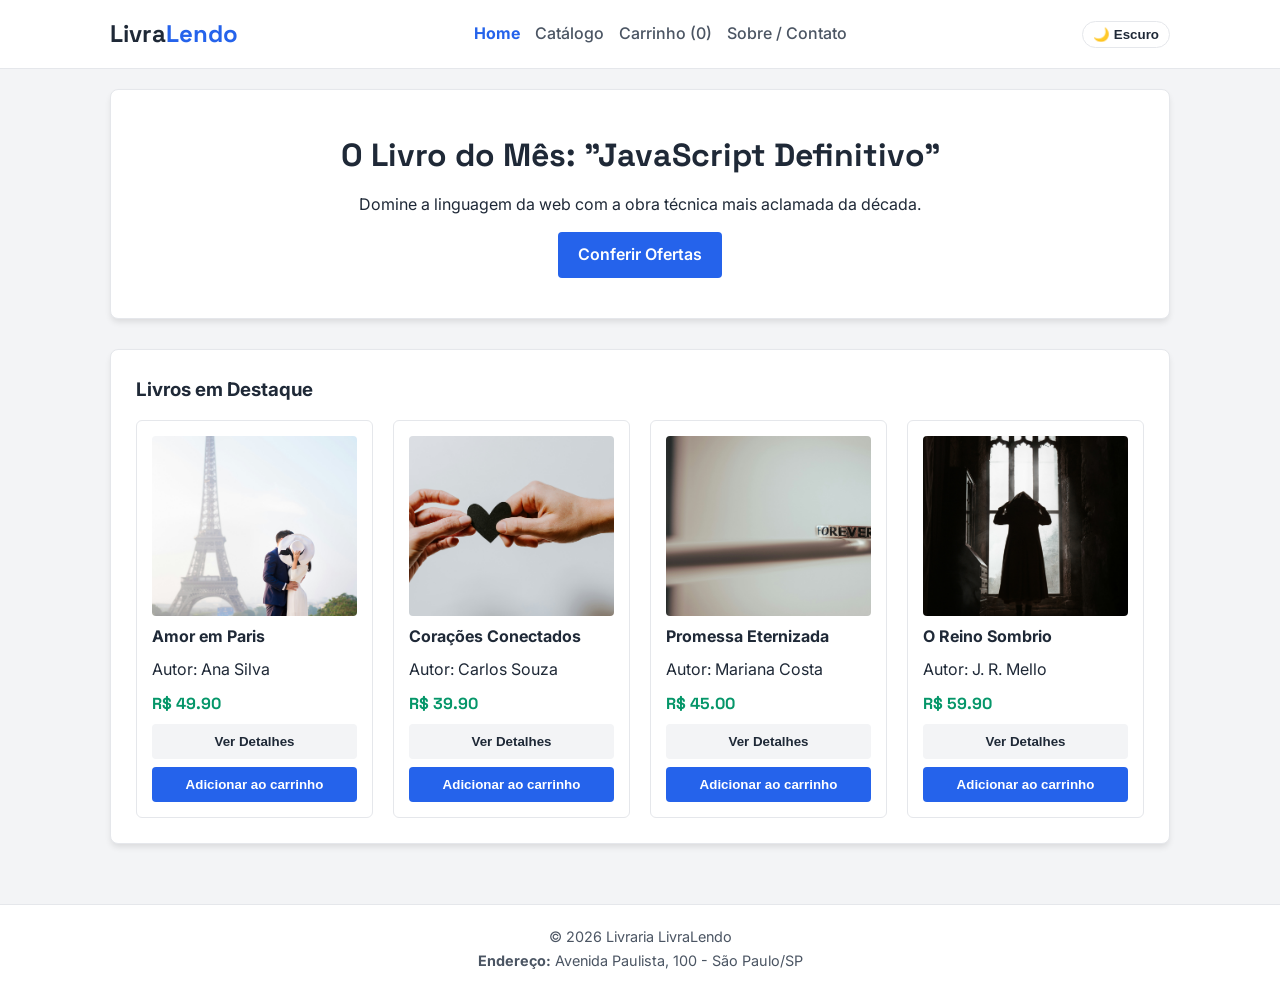
<file: index.html>
<!doctype html>
<html lang="pt-BR">
  <head>
    <meta charset="UTF-8" />
    <meta name="viewport" content="width=device-width, initial-scale=1.0" />
    <title>Livraria LivraLendo - Home</title>

    <link
      href="https://fonts.googleapis.com/css2?family=Inter:wght@400;500;600;700&family=Space+Grotesk:wght@600;700&display=swap"
      rel="stylesheet"
    />
    <link rel="stylesheet" href="style.css" />
  </head>
  <body>
    <header class="main-header">
      <div class="header-container">
        <h1 class="brand-title">Livra<span>Lendo</span></h1>
        <nav class="main-nav">
          <a href="index.html" class="nav-link ativo">Home</a>
          <a href="catalogo.html" class="nav-link">Catálogo</a>
          <a href="carrinho.html" class="nav-link"
            >Carrinho (<span id="contadorCarrinho">0</span>)</a
          >
          <a href="contato.html" class="nav-link">Sobre / Contato</a>
        </nav>

        <button id="themeBtn" class="theme-btn">🌙 Escuro</button>
      </div>
    </header>

    <main>
      <section class="hero">
        <article>
          <h2>O Livro do Mês: "JavaScript Definitivo"</h2>
          <p>
            Domine a linguagem da web com a obra técnica mais aclamada da
            década.
          </p>
          <a href="catalogo.html" class="btn-hero">Conferir Ofertas</a>
        </article>
      </section>

      <section class="card">
        <h3>Livros em Destaque</h3>
        <div id="vitrineDestaques" class="grid"></div>
      </section>
    </main>

    <footer>
      <div class="footer">
        <p>&copy; 2026 Livraria LivraLendo</p>
        <p><strong>Endereço:</strong> Avenida Paulista, 100 - São Paulo/SP</p>
      </div>
    </footer>

    <div id="modalDetalhes" class="modal hidden">
      <div class="modal-content">
        <button class="close-btn" onclick="fecharModal()">&times;</button>
        <div id="conteudoModal"></div>
      </div>
    </div>

    <script src="script.js"></script>
  </body>
</html>
</file>
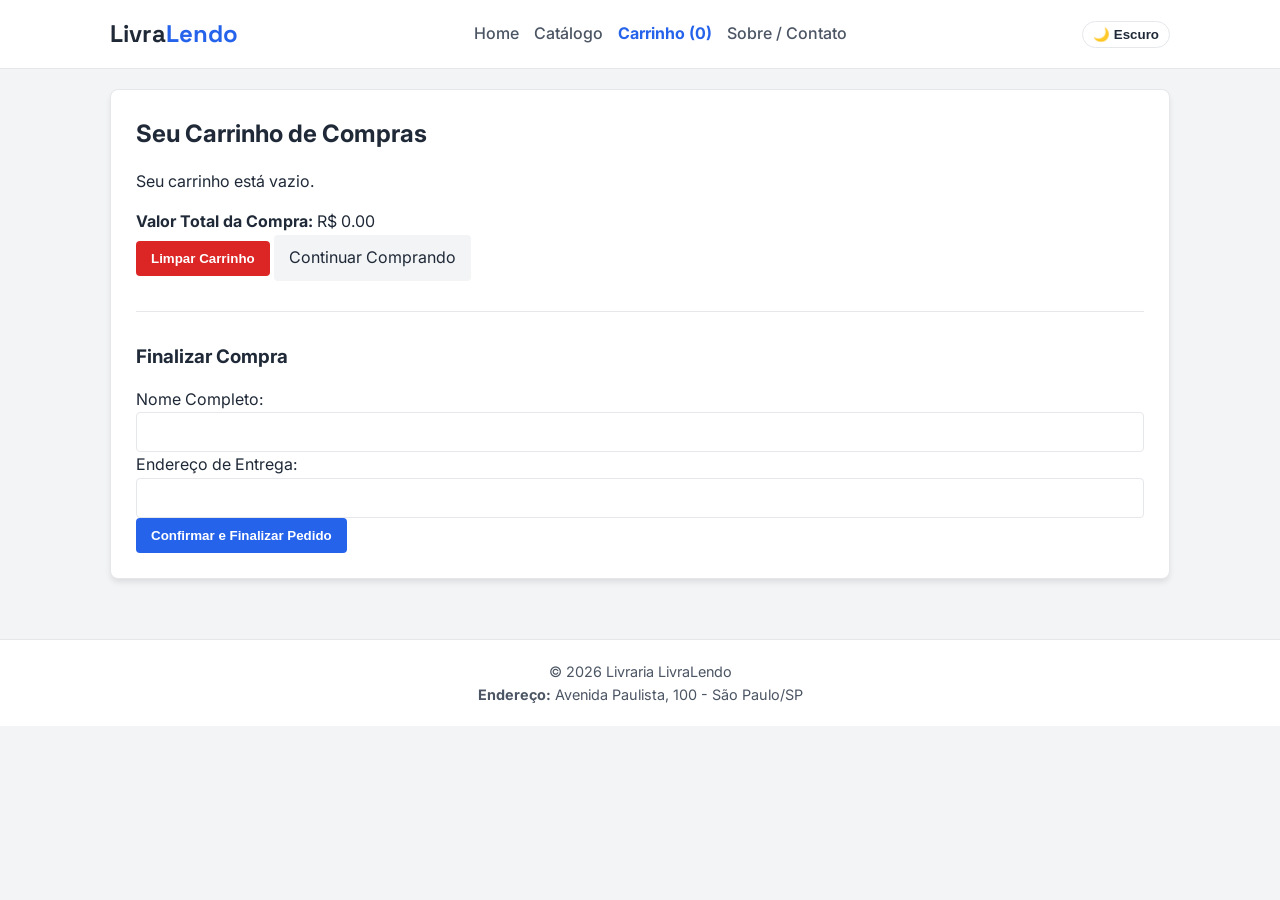
<file: carrinho.html>
<!doctype html>
<html lang="pt-BR">
  <head>
    <meta charset="UTF-8" />
    <meta name="viewport" content="width=device-width, initial-scale=1.0" />
    <title>Livraria LivraLendo - Carrinho</title>
    <link
      href="https://fonts.googleapis.com/css2?family=Inter:wght@400;500;600;700&family=Space+Grotesk:wght@600;700&display=swap"
      rel="stylesheet"
    />
    <link rel="stylesheet" href="style.css" />
  </head>
  <body>
    <header class="main-header">
      <div class="header-container">
        <h1 class="brand-title">Livra<span>Lendo</span></h1>
        <nav class="main-nav">
          <a href="index.html" class="nav-link">Home</a>
          <a href="catalogo.html" class="nav-link">Catálogo</a>
          <a href="carrinho.html" class="nav-link ativo"
            >Carrinho (<span id="contadorCarrinho">0</span>)</a
          >
          <a href="contato.html" class="nav-link">Sobre / Contato</a>
        </nav>
        <button id="themeBtn" class="theme-btn">🌙 Escuro</button>
      </div>
    </header>

    <main>
      <section class="card">
        <h2>Seu Carrinho de Compras</h2>
        <div id="itensCarrinho"></div>

        <div class="carrinho-opcoes">
          <p>
            <strong>Valor Total da Compra:</strong> R$
            <span id="total">0.00</span>
          </p>
          <button id="btnLimparCarrinho" class="danger">Limpar Carrinho</button>
          <a href="catalogo.html" class="btn-secundario">Continuar Comprando</a>
        </div>

        <hr />

        <h3>Finalizar Compra</h3>
        <form id="formCheckout">
          <label for="nomeComprador">Nome Completo:</label>
          <input type="text" id="nomeComprador" required />

          <label for="enderecoComprador">Endereço de Entrega:</label>
          <input type="text" id="enderecoComprador" required />

          <button type="submit">Confirmar e Finalizar Pedido</button>
          <span id="feedbackCheckout" class="feedback"></span>
        </form>
      </section>
    </main>

    <footer>
      <div class="footer">
        <p>&copy; 2026 Livraria LivraLendo</p>
        <p><strong>Endereço:</strong> Avenida Paulista, 100 - São Paulo/SP</p>
      </div>
    </footer>

    <script src="script.js"></script>
  </body>
</html>
</file>
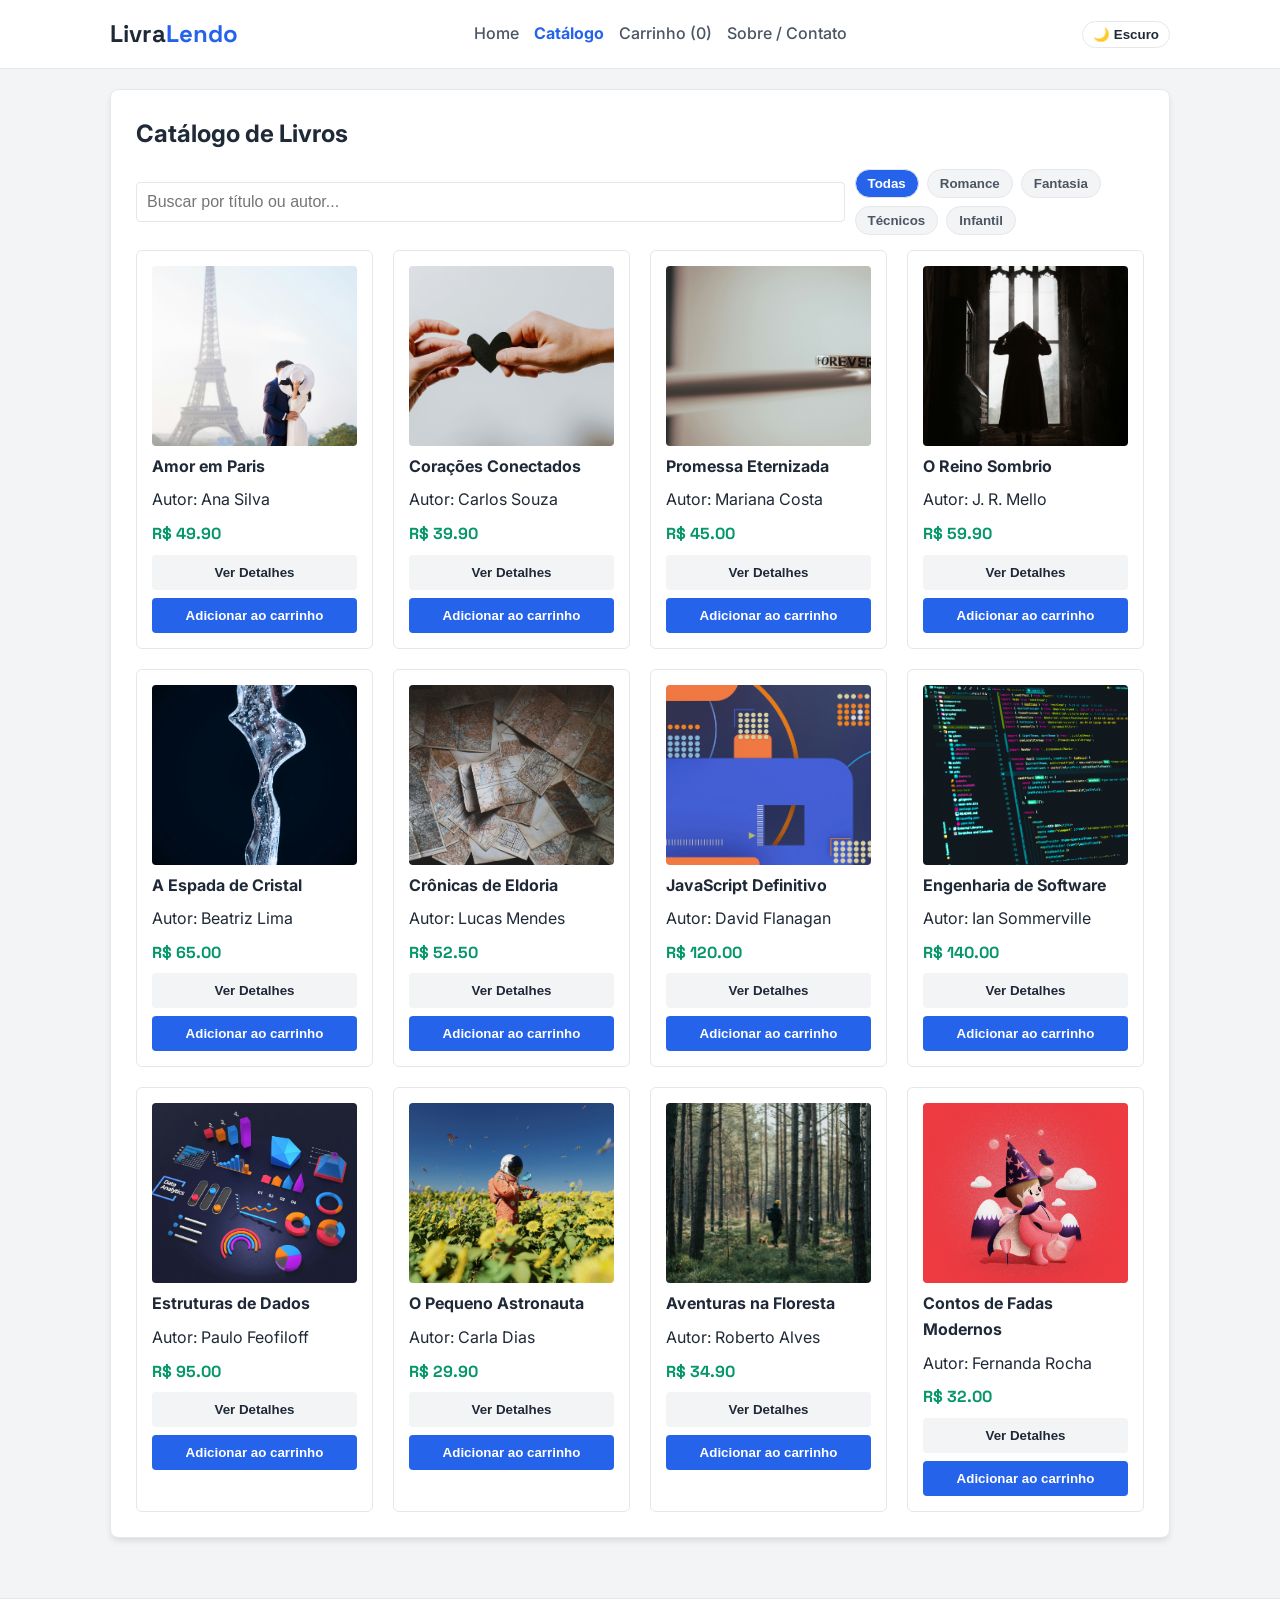
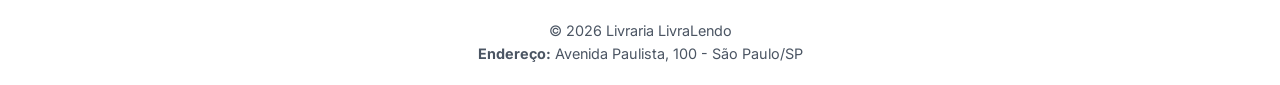
<file: catalogo.html>
<!doctype html>
<html lang="pt-BR">
  <head>
    <meta charset="UTF-8" />
    <meta name="viewport" content="width=device-width, initial-scale=1.0" />
    <title>Livraria LivraLendo - Catálogo</title>
    <link
      href="https://fonts.googleapis.com/css2?family=Inter:wght@400;500;600;700&family=Space+Grotesk:wght@600;700&display=swap"
      rel="stylesheet"
    />
    <link rel="stylesheet" href="style.css" />
  </head>
  <body>
    <header class="main-header">
      <div class="header-container">
        <h1 class="brand-title">Livra<span>Lendo</span></h1>
        <nav class="main-nav">
          <a href="index.html" class="nav-link">Home</a>
          <a href="catalogo.html" class="nav-link ativo">Catálogo</a>
          <a href="carrinho.html" class="nav-link"
            >Carrinho (<span id="contadorCarrinho">0</span>)</a
          >
          <a href="contato.html" class="nav-link">Sobre / Contato</a>
        </nav>
        <button id="themeBtn" class="theme-btn">🌙 Escuro</button>
      </div>
    </header>

    <main>
      <section class="card">
        <h2>Catálogo de Livros</h2>

        <div class="controles-catalogo">
          <input
            type="text"
            id="inputBusca"
            placeholder="Buscar por título ou autor..."
          />
          <div id="filtrosCategoria" class="categorias-btns">
            <button class="cat-btn ativo" data-cat="todos">Todas</button>
            <button class="cat-btn" data-cat="Romance">Romance</button>
            <button class="cat-btn" data-cat="Fantasia">Fantasia</button>
            <button class="cat-btn" data-cat="Técnicos">Técnicos</button>
            <button class="cat-btn" data-cat="Infantil">Infantil</button>
          </div>
        </div>

        <div id="listaProdutos" class="grid"></div>
      </section>
    </main>

    <footer>
      <div class="footer">
        <p>&copy; 2026 Livraria LivraLendo</p>
        <p><strong>Endereço:</strong> Avenida Paulista, 100 - São Paulo/SP</p>
      </div>
    </footer>

    <div id="modalDetalhes" class="modal hidden">
      <div class="modal-content">
        <button class="close-btn" onclick="fecharModal()">&times;</button>
        <div id="conteudoModal"></div>
      </div>
    </div>

    <script src="script.js"></script>
  </body>
</html>
</file>
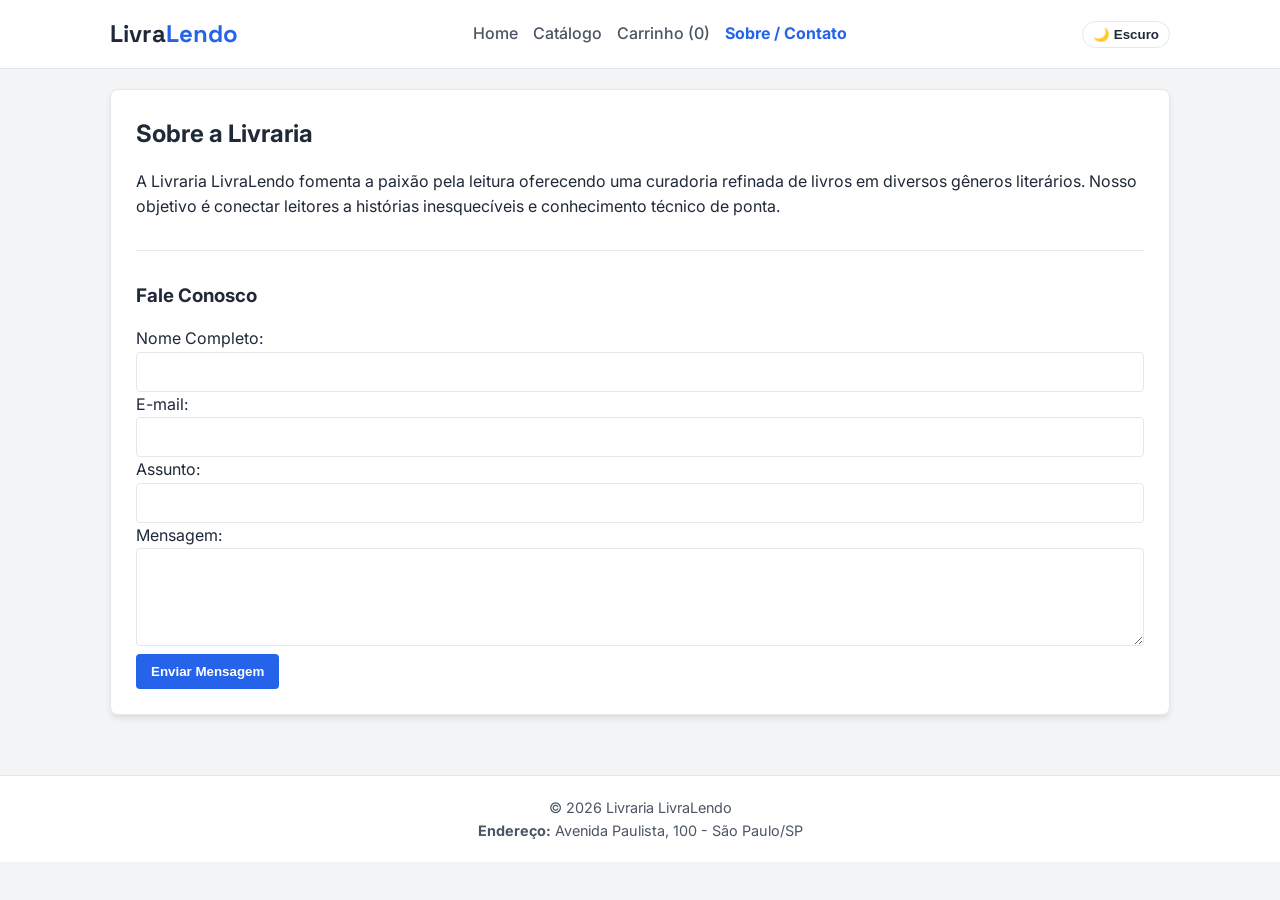
<file: contato.html>
<!doctype html>
<html lang="pt-BR">
  <head>
    <meta charset="UTF-8" />
    <meta name="viewport" content="width=device-width, initial-scale=1.0" />
    <title>Livraria LivraLendo - Contato</title>
    <link
      href="https://fonts.googleapis.com/css2?family=Inter:wght@400;500;600;700&family=Space+Grotesk:wght@600;700&display=swap"
      rel="stylesheet"
    />
    <link rel="stylesheet" href="style.css" />
  </head>
  <body>
    <header class="main-header">
      <div class="header-container">
        <h1 class="brand-title">Livra<span>Lendo</span></h1>
        <nav class="main-nav">
          <a href="index.html" class="nav-link">Home</a>
          <a href="catalogo.html" class="nav-link">Catálogo</a>
          <a href="carrinho.html" class="nav-link"
            >Carrinho (<span id="contadorCarrinho">0</span>)</a
          >
          <a href="contato.html" class="nav-link ativo">Sobre / Contato</a>
        </nav>
        <button id="themeBtn" class="theme-btn">🌙 Escuro</button>
      </div>
    </header>

    <main>
      <section class="card">
        <h2>Sobre a Livraria</h2>
        <p>
          A Livraria LivraLendo fomenta a paixão pela leitura oferecendo uma
          curadoria refinada de livros em diversos gêneros literários. Nosso
          objetivo é conectar leitores a histórias inesquecíveis e conhecimento
          técnico de ponta.
        </p>

        <hr />

        <h3>Fale Conosco</h3>

        <form id="formContato">
          <label for="nome">Nome Completo:</label>
          <input type="text" id="nome" required />

          <label for="email">E-mail:</label>
          <input type="email" id="email" required />

          <label for="assunto">Assunto:</label>
          <input type="text" id="assunto" required />

          <label for="mensagem">Mensagem:</label>
          <textarea id="mensagem" rows="4" required></textarea>

          <button type="submit">Enviar Mensagem</button>
          <span id="feedbackContato" class="feedback"></span>
        </form>
      </section>
    </main>

    <footer>
      <div class="footer">
        <p>&copy; 2026 Livraria LivraLendo</p>
        <p><strong>Endereço:</strong> Avenida Paulista, 100 - São Paulo/SP</p>
      </div>
    </footer>

    <script src="script.js"></script>
  </body>
</html>
</file>
<file: style.css>
/* ==========================================================================
    VARIÁVEIS GLOBAIS, SISTEMA DE DESIGN E TEMAS (CLARO/ESCURO)
   ========================================================================== */
:root {
  --paper: #ffffff;
  --ink: #1f2937;
  --slate: #4b5563;
  --mist: #f3f4f6;
  --line: #e5e7eb;
  --accent: #2563eb;
  --price: #059669;
  --star: #f59e0b;
  --danger: #dc2626;
  --shadow: 0 4px 6px -1px rgba(0, 0, 0, 0.1);
  --font-serif: "Space Grotesk", sans-serif;
  --font-sans: "Inter", sans-serif;
}

[data-theme="dark"] {
  --paper: #1f2937;
  --ink: #f9fafb;
  --slate: #9ca3af;
  --mist: #111827;
  --line: #374151;
}

/* ==========================================================================
    RESET E ESTILOS BASE
   ========================================================================== */
* {
  box-sizing: border-box;
  margin: 0;
  padding: 0;
}

body {
  background-color: var(--mist);
  color: var(--ink);
  font-family: var(--font-sans);
  line-height: 1.6;
  transition:
    background-color 0.3s,
    color 0.3s;
}

main {
  max-width: 1100px;
  margin: 0 auto;
  padding: 20px;
  display: flex;
  flex-direction: column;
  gap: 30px;
}

hr {
  border: 0;
  border-top: 1px solid var(--line);
  margin: 15px 0;
}

/* ==========================================================================
    ESTADOS DE FOCO E HOVER 
   ========================================================================== */
.nav-link:hover,
button:hover,
.cat-btn:hover {
  opacity: 0.85;
}

button:focus,
input:focus,
textarea:focus {
  outline: 2px solid var(--accent);
  outline-offset: 2px;
}

/* ==========================================================================
     CABEÇALHO, NAVEGAÇÃO E TEMA
   ========================================================================== */
.main-header {
  background: var(--paper);
  border-bottom: 1px solid var(--line);
  position: sticky;
  top: 0;
  z-index: 100;
}

.header-container {
  max-width: 1100px;
  margin: 0 auto;
  padding: 15px 20px;
  display: flex;
  justify-content: space-between;
  align-items: center;
  flex-wrap: wrap;
  gap: 10px;
}

.brand-title {
  font-family: var(--font-serif);
  font-size: 1.5rem;
  font-weight: 700;
  color: var(--ink);
}

.brand-title span {
  color: var(--accent);
}

.main-nav {
  display: flex;
  gap: 15px;
}

.nav-link {
  text-decoration: none;
  color: var(--slate);
  font-weight: 500;
}

.nav-link.ativo {
  color: var(--accent);
  font-weight: 700;
}

.theme-btn {
  background: transparent;
  border: 1px solid var(--line);
  color: var(--ink);
  padding: 5px 10px;
  border-radius: 20px;
  cursor: pointer;
}

/* ==========================================================================
     HERO E CARDS
   ========================================================================== */
.hero {
  background: var(--paper);
  padding: 40px 20px;
  border-radius: 8px;
  text-align: center;
  box-shadow: var(--shadow);
  border: 1px solid var(--line);
}

.hero h2 {
  font-family: var(--font-serif);
  font-size: 2rem;
  margin-bottom: 10px;
}

.btn-hero {
  display: inline-block;
  margin-top: 15px;
  background: var(--accent);
  color: #fff;
  padding: 10px 20px;
  border-radius: 4px;
  text-decoration: none;
  font-weight: 600;
}

.card {
  background: var(--paper);
  padding: 25px;
  border-radius: 8px;
  box-shadow: var(--shadow);
  border: 1px solid var(--line);
  display: flex;
  flex-direction: column;
  gap: 15px;
}

/* ==========================================================================
    CONTROLES E FORMULÁRIOS
   ========================================================================== */
.controles-catalogo {
  display: flex;
  flex-direction: column;
  gap: 10px;
}

input,
textarea {
  padding: 10px;
  border: 1px solid var(--line);
  border-radius: 4px;
  font-size: 1rem;
  background: var(--paper);
  color: var(--ink);
  width: 100%;
}

.categorias-btns {
  display: flex;
  gap: 8px;
  flex-wrap: wrap;
}

.cat-btn {
  background: var(--mist);
  color: var(--slate);
  border: 1px solid var(--line);
  padding: 6px 12px;
  border-radius: 20px;
  cursor: pointer;
}

.cat-btn.ativo {
  background: var(--accent);
  color: #fff;
}

button {
  background: var(--accent);
  color: #fff;
  border: none;
  padding: 10px 15px;
  border-radius: 4px;
  cursor: pointer;
  font-weight: 600;
}

.btn-secundario {
  display: inline-block;
  text-decoration: none;
  background: var(--mist);
  color: var(--ink);
  padding: 10px 15px;
  border-radius: 4px;
  text-align: center;
}

.danger {
  background: var(--danger);
}

.feedback {
  font-size: 0.9rem;
  font-weight: 600;
}

/* ==========================================================================
    DETALHES DO LIVRO 
   ========================================================================== */
.modal {
  position: fixed;
  top: 0;
  left: 0;
  width: 100%;
  height: 100%;
  background: rgba(0, 0, 0, 0.6);
  display: flex;
  justify-content: center;
  align-items: center;
  z-index: 200;
}

.modal.hidden {
  display: none;
}

.modal-content {
  background: var(--paper);
  padding: 25px;
  border-radius: 8px;
  max-width: 600px;
  width: 90%;
  position: relative;
}

.close-btn {
  position: absolute;
  top: 10px;
  right: 15px;
  background: none;
  border: none;
  font-size: 1.5rem;
  color: var(--ink);
}

.detalhes-grid {
  display: flex;
  gap: 20px;
  flex-wrap: wrap;
}

.detalhes-grid img {
  width: 150px;
  height: 220px;
  object-fit: cover;
}

.estrelas {
  color: var(--star);
  margin: 5px 0;
}

/* ==========================================================================
    GRADE E RESPONSIVIDADE EM 3 BREAKPOINTS 
   ========================================================================== */
.grid {
  display: grid;
  grid-template-columns: repeat(1, 1fr);
  gap: 20px;
}

.prod-item,
.cart-item {
  border: 1px solid var(--line);
  padding: 15px;
  border-radius: 6px;
  background: var(--paper);
  display: flex;
  flex-direction: column;
  gap: 8px;
}

.prod-item img {
  width: 100%;
  height: 180px;
  object-fit: cover;
  border-radius: 4px;
  cursor: pointer;
}

.prod-item strong {
  color: var(--price);
  font-family: var(--font-serif);
}

.cart-item {
  flex-direction: row;
  justify-content: space-between;
  align-items: center;
}

.footer {
  text-align: center;
  padding: 20px;
  background: var(--paper);
  border-top: 1px solid var(--line);
  margin-top: 40px;
  color: var(--slate);
  font-size: 0.9rem;
}

@media (min-width: 576px) {
  .grid {
    grid-template-columns: repeat(2, 1fr);
  }
}

@media (min-width: 768px) {
  .grid {
    grid-template-columns: repeat(3, 1fr);
  }
  .controles-catalogo {
    flex-direction: row;
    justify-content: space-between;
    align-items: center;
  }
}

@media (min-width: 1200px) {
  .grid {
    grid-template-columns: repeat(4, 1fr);
  }
}
</file>
